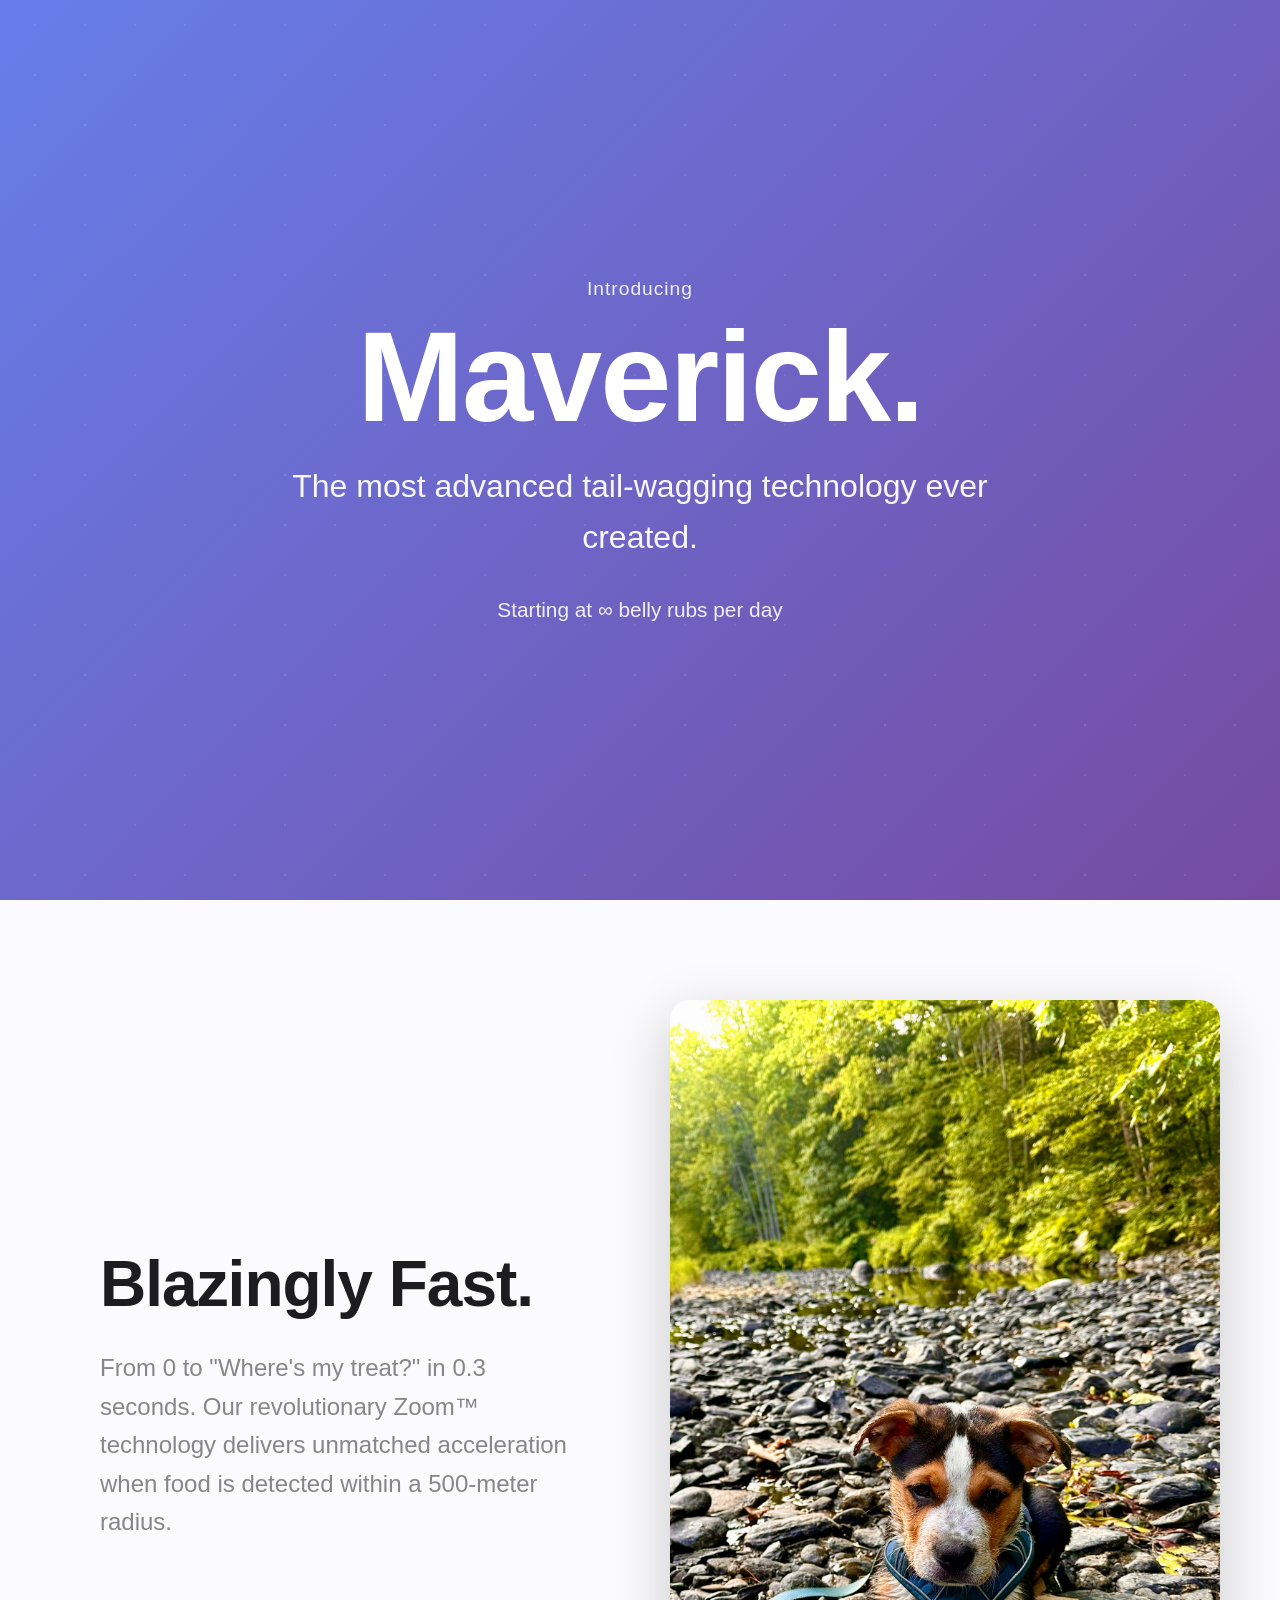
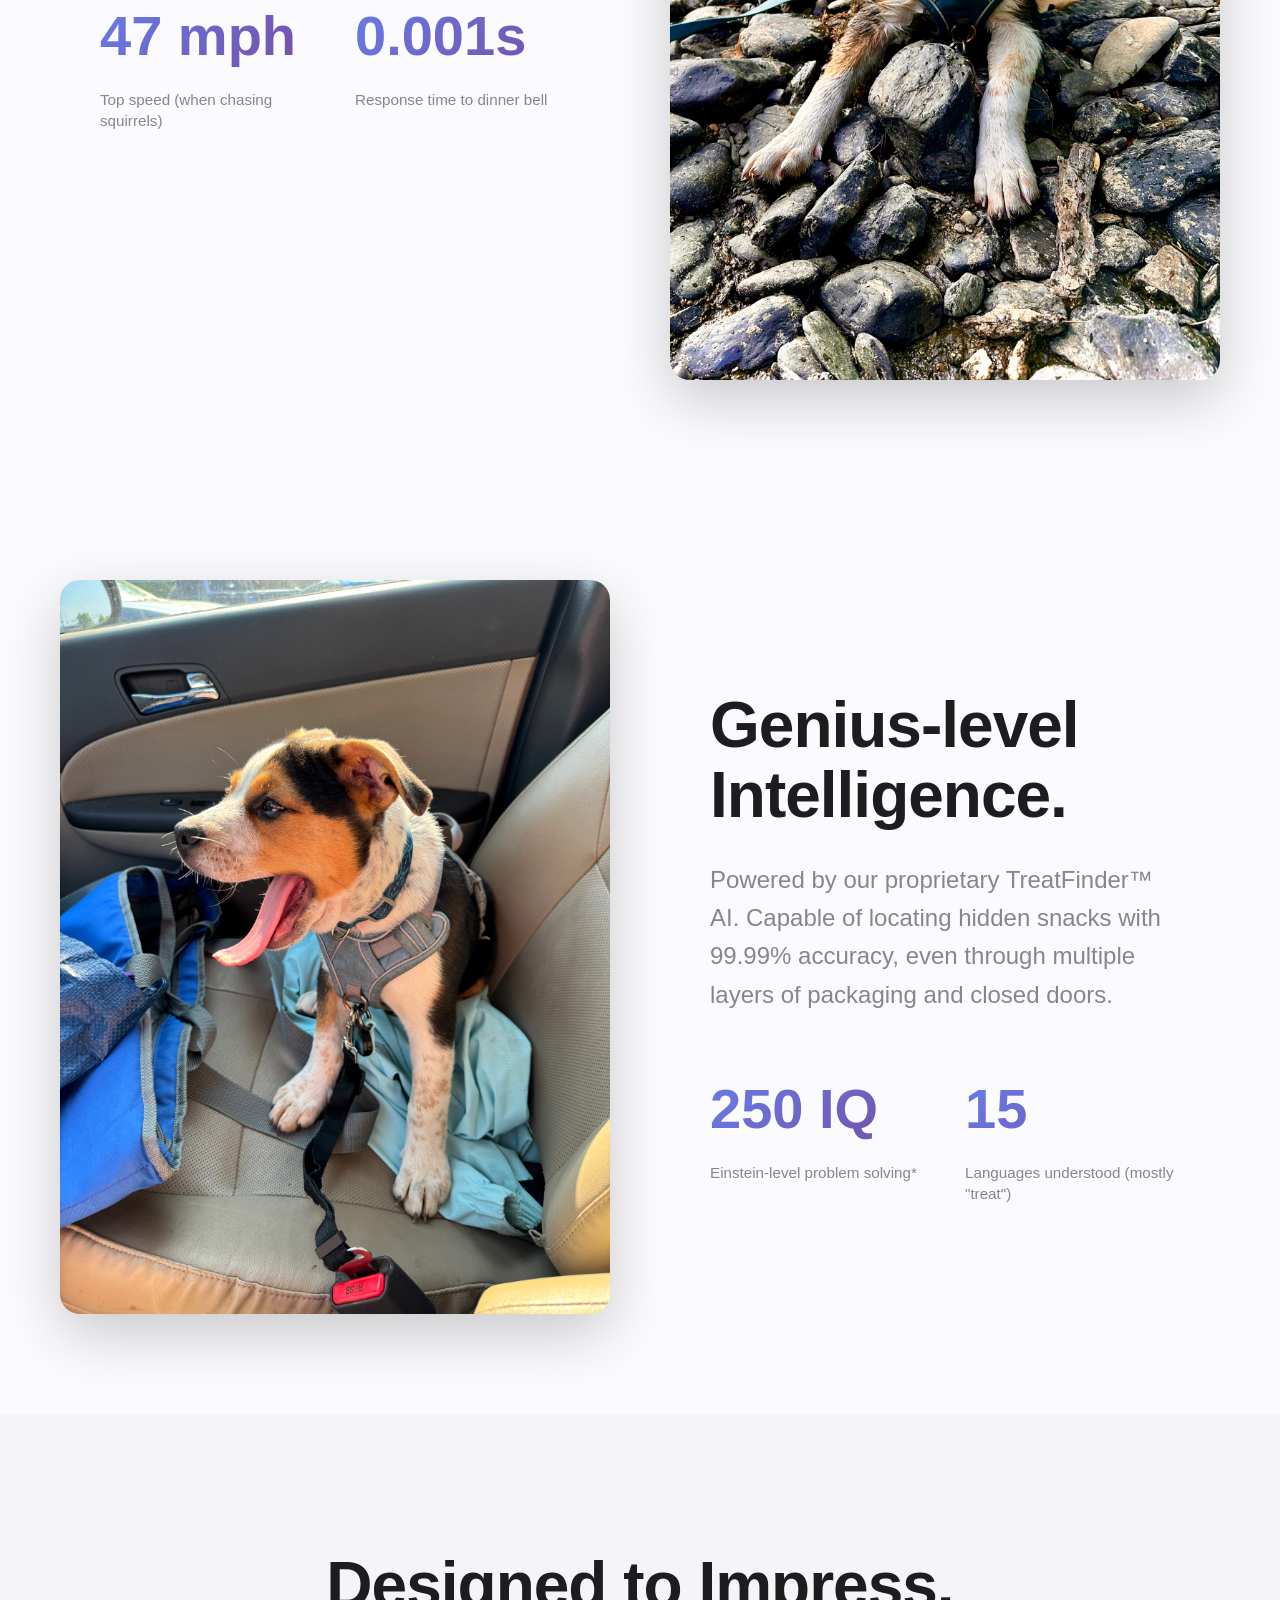
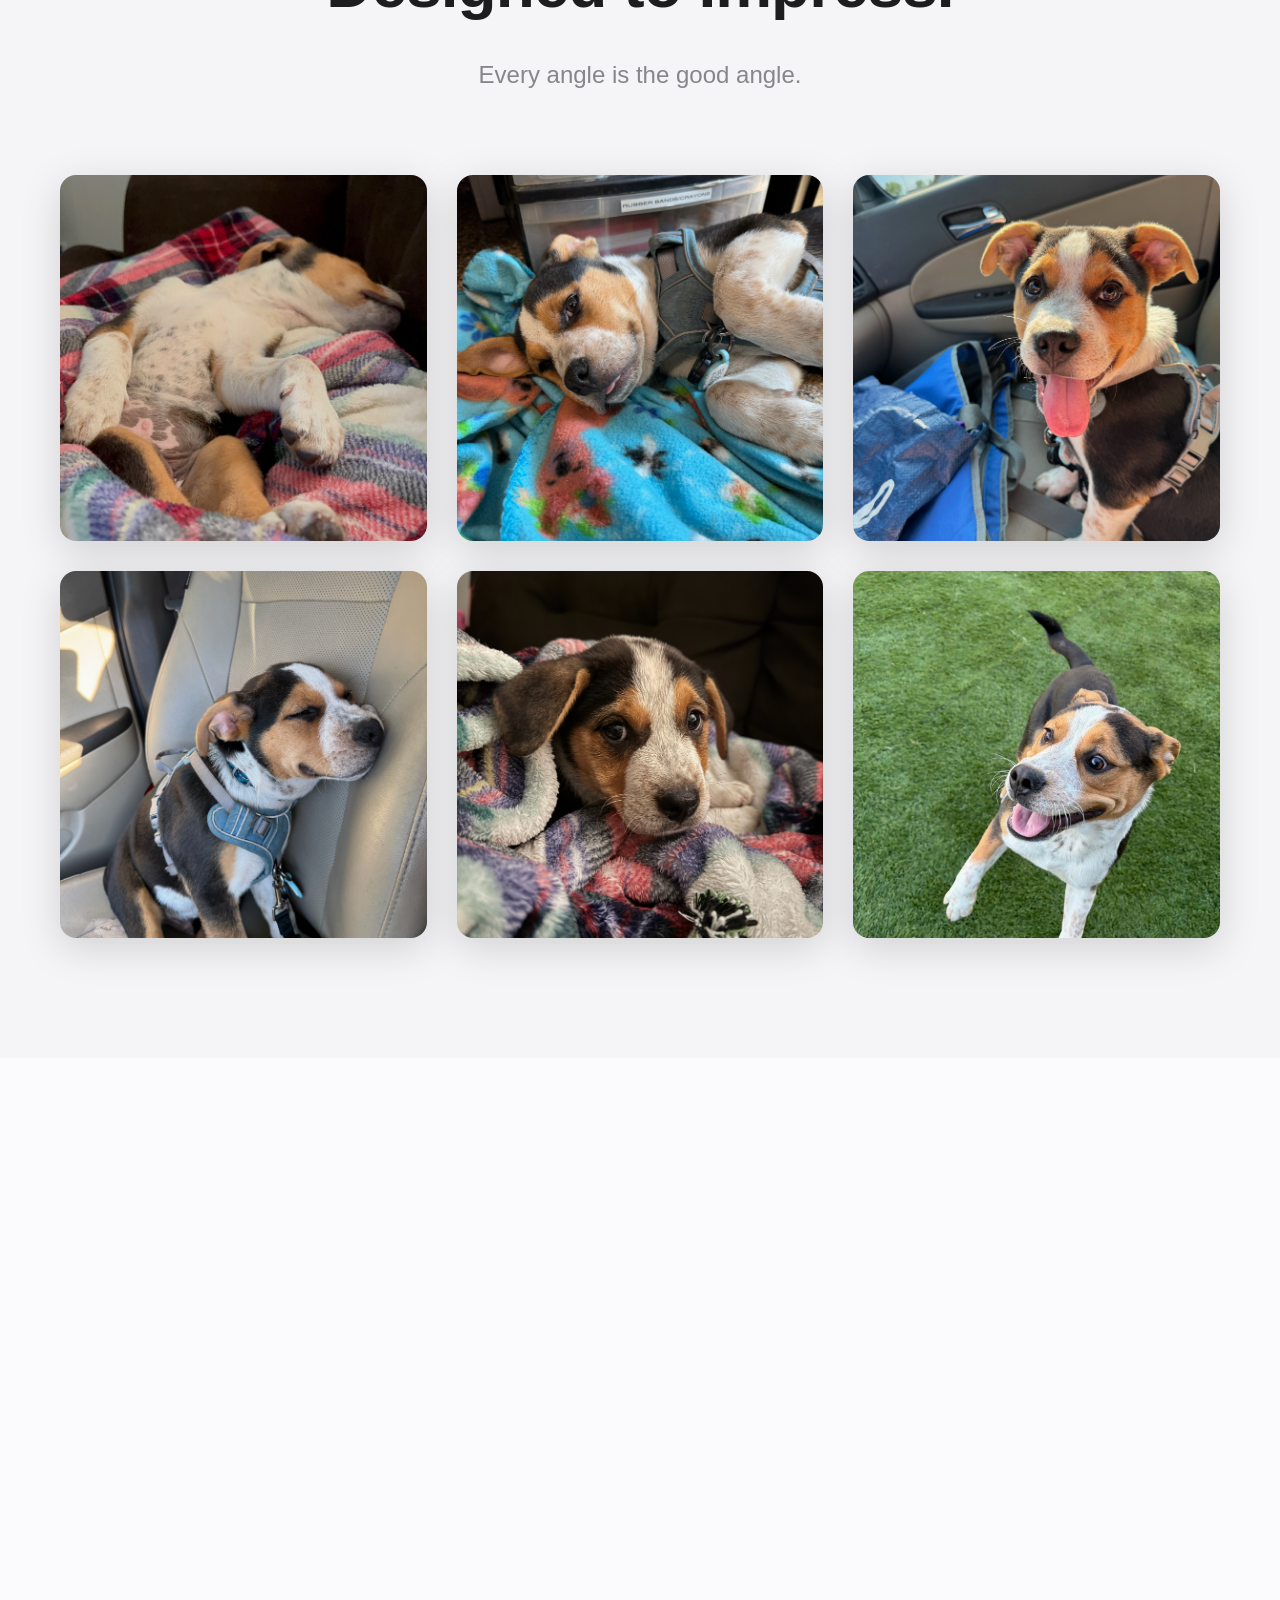
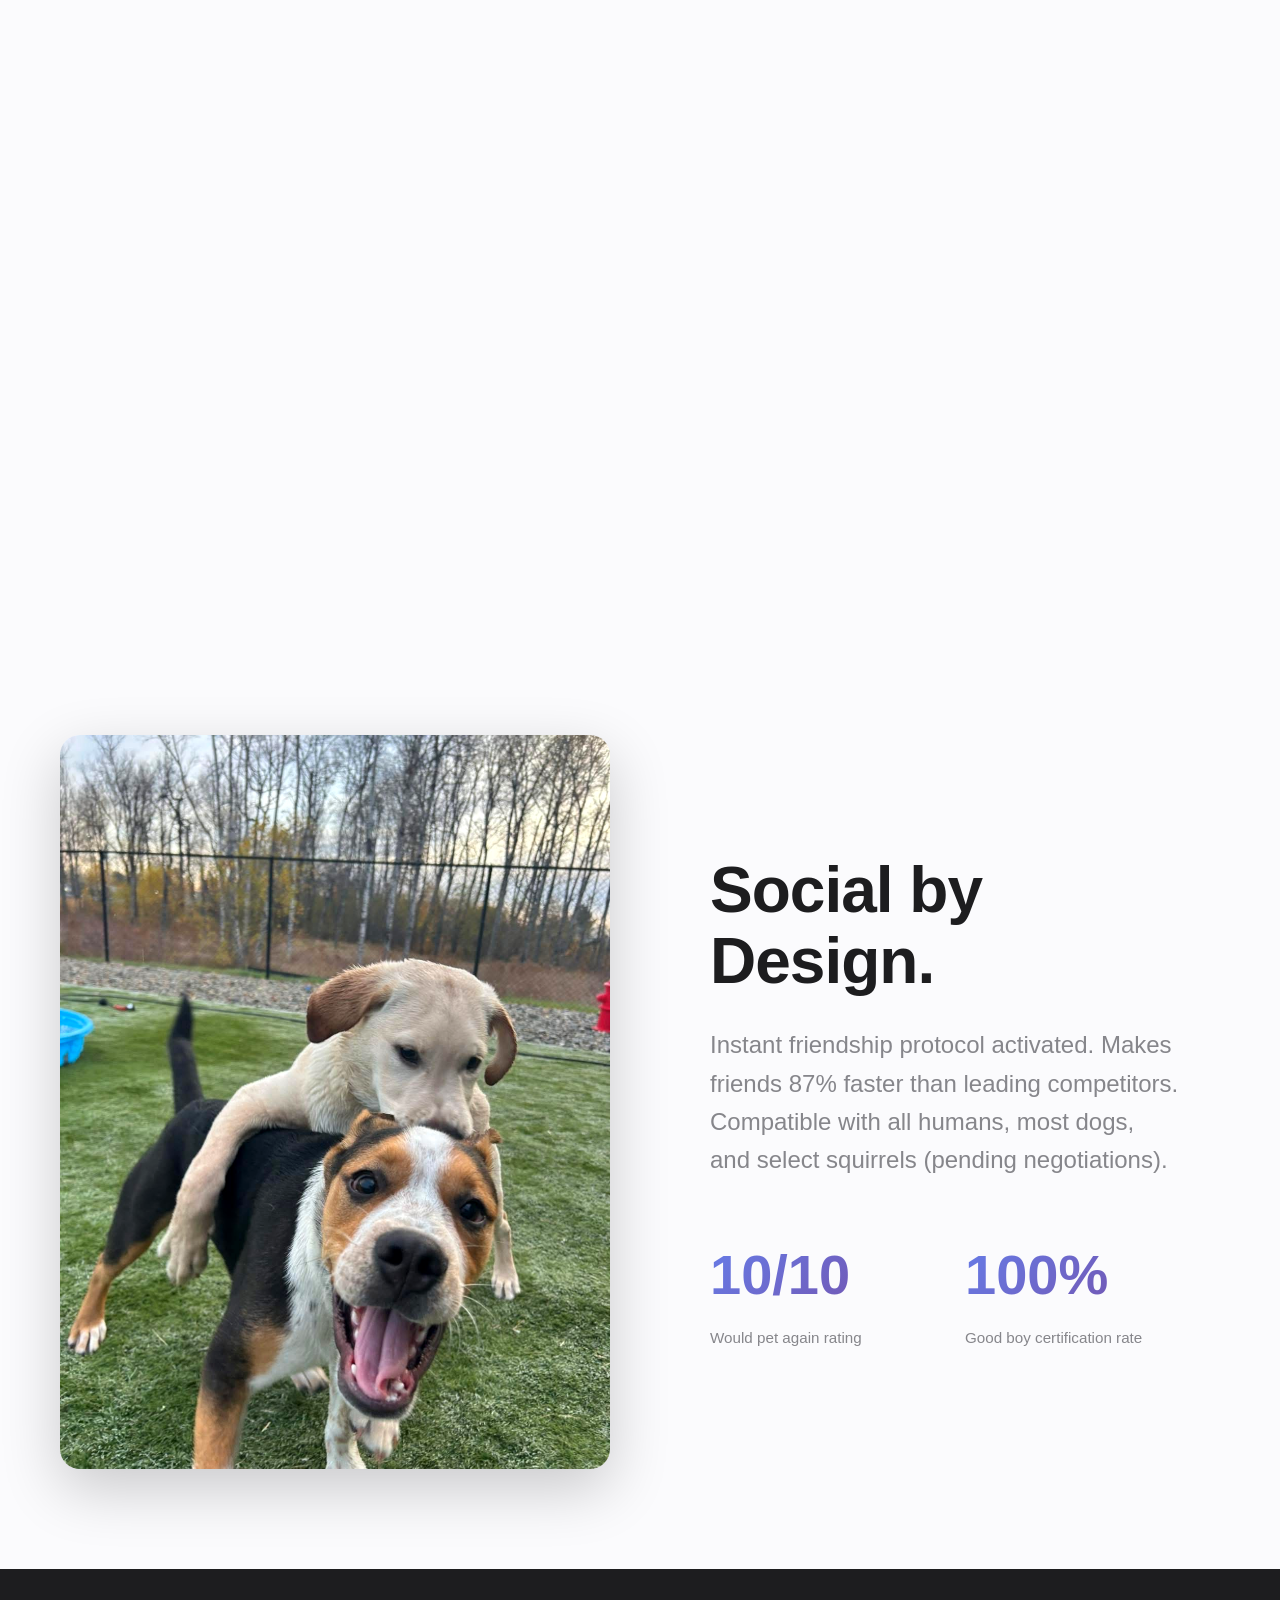
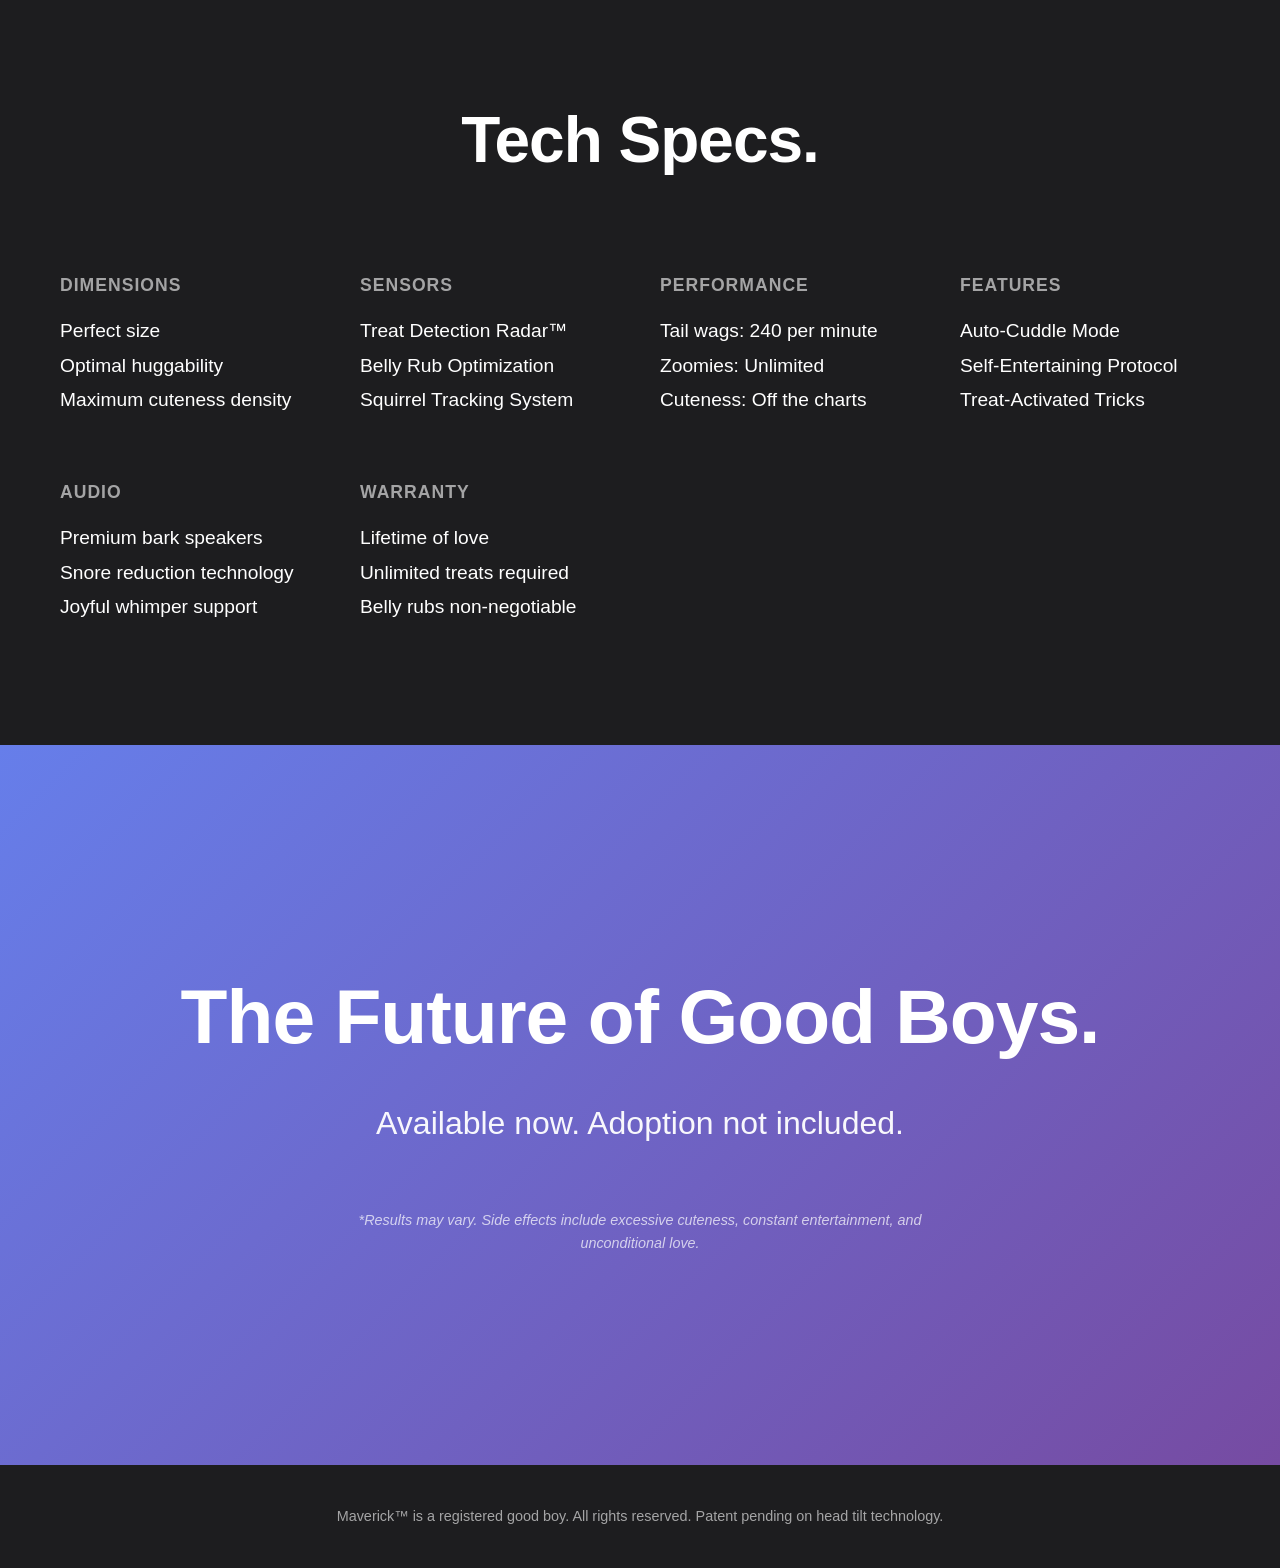
<file: index.html>
<!DOCTYPE html>
<html lang="en">
<head>
    <meta charset="UTF-8">
    <meta name="viewport" content="width=device-width, initial-scale=1.0">
    <title>Maverick™ - The Ultimate Good Boy</title>
    <link rel="stylesheet" href="style.css">
</head>
<body>
    <!-- Hero Section -->
    <section class="hero-main">
        <div class="hero-content">
            <p class="hero-eyebrow">Introducing</p>
            <h1 class="hero-headline">Maverick.</h1>
            <p class="hero-subheadline">The most advanced tail-wagging technology ever created.</p>
            <p class="hero-price">Starting at ∞ belly rubs per day</p>
        </div>
    </section>

    <!-- Feature 1: Speed -->
    <section class="feature feature-speed">
        <div class="feature-content">
            <h2 class="feature-title">Blazingly Fast.</h2>
            <p class="feature-description">From 0 to "Where's my treat?" in 0.3 seconds. Our revolutionary Zoom™ technology delivers unmatched acceleration when food is detected within a 500-meter radius.</p>
            <div class="stat-grid">
                <div class="stat">
                    <div class="stat-number">47 mph</div>
                    <div class="stat-label">Top speed (when chasing squirrels)</div>
                </div>
                <div class="stat">
                    <div class="stat-number">0.001s</div>
                    <div class="stat-label">Response time to dinner bell</div>
                </div>
            </div>
        </div>
        <div class="feature-image">
            <img src="images/maverick-5.jpg" alt="Maverick in action" loading="lazy">
        </div>
    </section>

    <!-- Feature 2: Intelligence -->
    <section class="feature feature-reverse">
        <div class="feature-content">
            <h2 class="feature-title">Genius-level Intelligence.</h2>
            <p class="feature-description">Powered by our proprietary TreatFinder™ AI. Capable of locating hidden snacks with 99.99% accuracy, even through multiple layers of packaging and closed doors.</p>
            <div class="stat-grid">
                <div class="stat">
                    <div class="stat-number">250 IQ</div>
                    <div class="stat-label">Einstein-level problem solving*</div>
                </div>
                <div class="stat">
                    <div class="stat-number">15</div>
                    <div class="stat-label">Languages understood (mostly "treat")</div>
                </div>
            </div>
        </div>
        <div class="feature-image">
            <img src="images/maverick-3.jpg" alt="Maverick thinking" loading="lazy">
        </div>
    </section>

    <!-- Photo Grid -->
    <section class="photo-showcase">
        <h2 class="section-title">Designed to Impress.</h2>
        <p class="section-subtitle">Every angle is the good angle.</p>
        <div class="photo-grid">
            <div class="photo-item"><img src="images/maverick-1.jpg" alt="Maverick relaxing"></div>
            <div class="photo-item"><img src="images/maverick-2.jpg" alt="Maverick portrait"></div>
            <div class="photo-item"><img src="images/maverick-4.jpg" alt="Maverick outdoor"></div>
            <div class="photo-item"><img src="images/maverick-6.jpg" alt="Maverick casual"></div>
            <div class="photo-item"><img src="images/maverick-7.jpg" alt="Maverick lifestyle"></div>
            <div class="photo-item"><img src="images/maverick-8.jpg" alt="Maverick premium"></div>
        </div>
    </section>

    <!-- Feature 3: Comfort -->
    <section class="feature feature-comfort">
        <div class="feature-content">
            <h2 class="feature-title">Ultimate Comfort Mode.</h2>
            <p class="feature-description">Equipped with Advanced Nap Technology™. Can sleep in any position, on any surface, at any time. 18-hour battery life with rapid recharge via treats.</p>
            <div class="stat-grid">
                <div class="stat">
                    <div class="stat-number">47</div>
                    <div class="stat-label">Unique sleeping positions discovered</div>
                </div>
                <div class="stat">
                    <div class="stat-number">∞</div>
                    <div class="stat-label">Comfort level (maximum achieved)</div>
                </div>
            </div>
        </div>
        <div class="feature-image">
            <img src="images/maverick-1.jpg" alt="Maverick sleeping" loading="lazy">
        </div>
    </section>

    <!-- Feature 4: Social -->
    <section class="feature feature-reverse feature-social">
        <div class="feature-content">
            <h2 class="feature-title">Social by Design.</h2>
            <p class="feature-description">Instant friendship protocol activated. Makes friends 87% faster than leading competitors. Compatible with all humans, most dogs, and select squirrels (pending negotiations).</p>
            <div class="stat-grid">
                <div class="stat">
                    <div class="stat-number">10/10</div>
                    <div class="stat-label">Would pet again rating</div>
                </div>
                <div class="stat">
                    <div class="stat-number">100%</div>
                    <div class="stat-label">Good boy certification rate</div>
                </div>
            </div>
        </div>
        <div class="feature-image">
            <img src="images/maverick-9.jpg" alt="Maverick being social" loading="lazy">
        </div>
    </section>

    <!-- Tech Specs -->
    <section class="tech-specs">
        <h2 class="section-title">Tech Specs.</h2>
        <div class="specs-grid">
            <div class="spec-item">
                <h3>Dimensions</h3>
                <p>Perfect size<br>Optimal huggability<br>Maximum cuteness density</p>
            </div>
            <div class="spec-item">
                <h3>Sensors</h3>
                <p>Treat Detection Radar™<br>Belly Rub Optimization<br>Squirrel Tracking System</p>
            </div>
            <div class="spec-item">
                <h3>Performance</h3>
                <p>Tail wags: 240 per minute<br>Zoomies: Unlimited<br>Cuteness: Off the charts</p>
            </div>
            <div class="spec-item">
                <h3>Features</h3>
                <p>Auto-Cuddle Mode<br>Self-Entertaining Protocol<br>Treat-Activated Tricks</p>
            </div>
            <div class="spec-item">
                <h3>Audio</h3>
                <p>Premium bark speakers<br>Snore reduction technology<br>Joyful whimper support</p>
            </div>
            <div class="spec-item">
                <h3>Warranty</h3>
                <p>Lifetime of love<br>Unlimited treats required<br>Belly rubs non-negotiable</p>
            </div>
        </div>
    </section>

    <!-- Final CTA -->
    <section class="final-cta">
        <h2 class="cta-title">The Future of Good Boys.</h2>
        <p class="cta-subtitle">Available now. Adoption not included.</p>
        <p class="disclaimer">*Results may vary. Side effects include excessive cuteness, constant entertainment, and unconditional love.</p>
    </section>

    <footer class="footer">
        <p>Maverick™ is a registered good boy. All rights reserved. Patent pending on head tilt technology.</p>
    </footer>

    <script src="app.js"></script>
</body>
</html>
</file>
<file: style.css>
* {
    margin: 0;
    padding: 0;
    box-sizing: border-box;
}

:root {
    --apple-blue: #0071e3;
    --apple-dark: #1d1d1f;
    --apple-gray: #86868b;
    --apple-light: #f5f5f7;
    --apple-white: #fbfbfd;
}

html {
    scroll-behavior: smooth;
}

body {
    font-family: -apple-system, BlinkMacSystemFont, 'SF Pro Display', 'Segoe UI', Roboto, sans-serif;
    line-height: 1.6;
    color: var(--apple-dark);
    background: var(--apple-white);
    overflow-x: hidden;
}

/* Hero Section */
.hero-main {
    min-height: 100vh;
    display: flex;
    align-items: center;
    justify-content: center;
    background: linear-gradient(135deg, #667eea 0%, #764ba2 100%);
    color: white;
    text-align: center;
    position: relative;
    overflow: hidden;
}

.hero-main::before {
    content: '';
    position: absolute;
    width: 200%;
    height: 200%;
    background: radial-gradient(circle, rgba(255,255,255,0.1) 1px, transparent 1px);
    background-size: 50px 50px;
    animation: float 20s linear infinite;
}

@keyframes float {
    0% { transform: translate(0, 0); }
    100% { transform: translate(50px, 50px); }
}

.hero-content {
    position: relative;
    z-index: 1;
    padding: 40px 20px;
}

.hero-eyebrow {
    font-size: 1.2rem;
    font-weight: 400;
    opacity: 0.9;
    margin-bottom: 8px;
    letter-spacing: 1px;
}

.hero-headline {
    font-size: clamp(3rem, 15vw, 8rem);
    font-weight: 700;
    margin-bottom: 20px;
    letter-spacing: -2px;
    line-height: 1;
}

.hero-subheadline {
    font-size: clamp(1.2rem, 4vw, 2rem);
    font-weight: 400;
    opacity: 0.95;
    max-width: 800px;
    margin: 0 auto 30px;
}

.hero-price {
    font-size: 1.3rem;
    opacity: 0.9;
    font-weight: 300;
}

/* Feature Sections */
.feature {
    min-height: 100vh;
    display: grid;
    grid-template-columns: 1fr 1fr;
    gap: 60px;
    align-items: center;
    padding: 100px 60px;
    max-width: 1400px;
    margin: 0 auto;
}

.feature-reverse {
    direction: rtl;
}

.feature-reverse > * {
    direction: ltr;
}

.feature-content {
    padding: 40px;
}

.feature-title {
    font-size: clamp(2.5rem, 5vw, 4rem);
    font-weight: 700;
    margin-bottom: 30px;
    line-height: 1.1;
    letter-spacing: -1px;
}

.feature-description {
    font-size: clamp(1.1rem, 2vw, 1.5rem);
    color: var(--apple-gray);
    margin-bottom: 50px;
    line-height: 1.6;
}

.stat-grid {
    display: grid;
    grid-template-columns: repeat(auto-fit, minmax(200px, 1fr));
    gap: 40px;
}

.stat-number {
    font-size: 3.5rem;
    font-weight: 700;
    background: linear-gradient(135deg, #667eea 0%, #764ba2 100%);
    -webkit-background-clip: text;
    -webkit-text-fill-color: transparent;
    background-clip: text;
    margin-bottom: 8px;
}

.stat-label {
    font-size: 0.95rem;
    color: var(--apple-gray);
    line-height: 1.4;
}

.feature-image {
    position: relative;
    overflow: hidden;
    border-radius: 20px;
    box-shadow: 0 20px 60px rgba(0, 0, 0, 0.2);
    transition: transform 0.6s ease;
}

.feature-image:hover {
    transform: scale(1.02);
}

.feature-image img {
    width: 100%;
    height: 100%;
    object-fit: cover;
    display: block;
    filter: contrast(1.05) saturate(1.1);
    transition: filter 0.4s ease;
}

.feature-image:hover img {
    filter: contrast(1.1) saturate(1.2) brightness(1.05);
}

/* Photo Showcase */
.photo-showcase {
    padding: 120px 60px;
    background: var(--apple-light);
}

.section-title {
    font-size: clamp(2.5rem, 6vw, 4rem);
    font-weight: 700;
    text-align: center;
    margin-bottom: 20px;
    letter-spacing: -1px;
}

.section-subtitle {
    font-size: 1.5rem;
    color: var(--apple-gray);
    text-align: center;
    margin-bottom: 80px;
}

.photo-grid {
    display: grid;
    grid-template-columns: repeat(auto-fit, minmax(300px, 1fr));
    gap: 30px;
    max-width: 1400px;
    margin: 0 auto;
}

.photo-item {
    position: relative;
    overflow: hidden;
    border-radius: 16px;
    aspect-ratio: 1;
    box-shadow: 0 10px 40px rgba(0, 0, 0, 0.15);
    transition: all 0.4s cubic-bezier(0.4, 0, 0.2, 1);
}

.photo-item:hover {
    transform: translateY(-10px) scale(1.02);
    box-shadow: 0 20px 60px rgba(0, 0, 0, 0.25);
}

.photo-item img {
    width: 100%;
    height: 100%;
    object-fit: cover;
    transition: transform 0.6s ease, filter 0.4s ease;
    filter: brightness(0.98) saturate(1.05);
}

.photo-item:hover img {
    transform: scale(1.1);
    filter: brightness(1.02) saturate(1.15) contrast(1.05);
}

/* Tech Specs */
.tech-specs {
    padding: 120px 60px;
    background: var(--apple-dark);
    color: white;
}

.tech-specs .section-title {
    color: white;
    margin-bottom: 80px;
}

.specs-grid {
    display: grid;
    grid-template-columns: repeat(auto-fit, minmax(250px, 1fr));
    gap: 60px 40px;
    max-width: 1200px;
    margin: 0 auto;
}

.spec-item h3 {
    font-size: 1.1rem;
    font-weight: 600;
    margin-bottom: 15px;
    color: rgba(255, 255, 255, 0.6);
    text-transform: uppercase;
    letter-spacing: 1px;
}

.spec-item p {
    font-size: 1.2rem;
    line-height: 1.8;
    color: white;
}

/* Final CTA */
.final-cta {
    min-height: 80vh;
    display: flex;
    flex-direction: column;
    align-items: center;
    justify-content: center;
    text-align: center;
    padding: 100px 40px;
    background: linear-gradient(135deg, #667eea 0%, #764ba2 100%);
    color: white;
}

.cta-title {
    font-size: clamp(2.5rem, 6vw, 5rem);
    font-weight: 700;
    margin-bottom: 20px;
    letter-spacing: -1px;
}

.cta-subtitle {
    font-size: clamp(1.2rem, 3vw, 2rem);
    opacity: 0.95;
    margin-bottom: 60px;
}

.disclaimer {
    font-size: 0.9rem;
    opacity: 0.7;
    max-width: 600px;
    font-style: italic;
}

/* Footer */
.footer {
    background: var(--apple-dark);
    color: rgba(255, 255, 255, 0.6);
    text-align: center;
    padding: 40px 20px;
    font-size: 0.9rem;
}

/* Responsive Design */
@media (max-width: 1024px) {
    .feature {
        grid-template-columns: 1fr;
        gap: 40px;
        padding: 80px 40px;
    }

    .feature-reverse {
        direction: ltr;
    }

    .feature-content {
        padding: 20px;
    }

    .stat-grid {
        grid-template-columns: repeat(2, 1fr);
        gap: 30px;
    }
}

@media (max-width: 768px) {
    .feature {
        padding: 60px 20px;
    }

    .photo-showcase {
        padding: 80px 20px;
    }

    .photo-grid {
        grid-template-columns: 1fr;
        gap: 20px;
    }

    .tech-specs {
        padding: 80px 20px;
    }

    .specs-grid {
        grid-template-columns: 1fr;
        gap: 40px;
    }

    .stat-grid {
        grid-template-columns: 1fr;
    }
}

/* Scroll animations */
@media (prefers-reduced-motion: no-preference) {
    .feature,
    .photo-showcase,
    .tech-specs {
        opacity: 0;
        transform: translateY(30px);
        animation: fadeInUp 0.8s ease forwards;
        animation-timeline: view();
        animation-range: entry 0% cover 30%;
    }
}

@keyframes fadeInUp {
    to {
        opacity: 1;
        transform: translateY(0);
    }
}

/* Image loading effect */
img {
    opacity: 0;
    animation: fadeIn 0.6s ease forwards;
}

@keyframes fadeIn {
    to {
        opacity: 1;
    }
}
</file>
